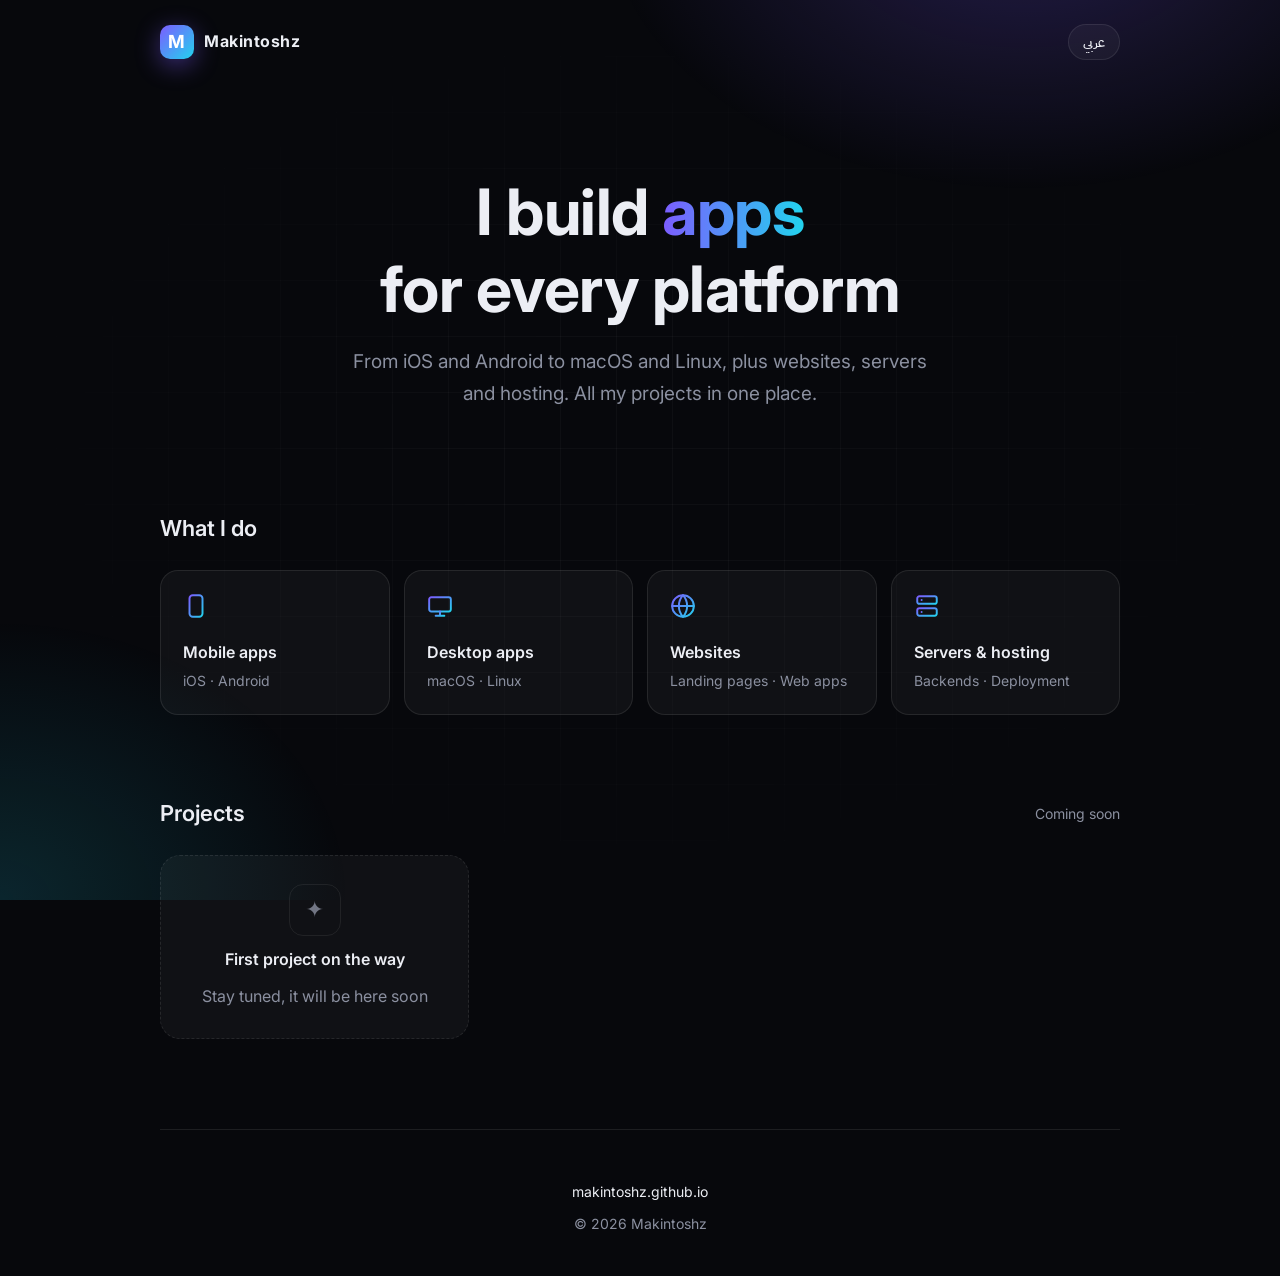
<file: index.html>
<!doctype html>
<html lang="en" dir="ltr">
  <head>
    <meta charset="UTF-8" />
    <meta name="viewport" content="width=device-width, initial-scale=1.0" />
    <title>Makintoshz</title>
    <meta
      name="description"
      content="Makintoshz builds apps for iOS, Android, macOS and Linux, plus websites, servers and hosting."
    />
    <meta property="og:title" content="Makintoshz" />
    <meta
      property="og:description"
      content="Apps for every platform, websites, servers and hosting."
    />
    <link
      rel="icon"
      href="data:image/svg+xml,%3Csvg xmlns='http://www.w3.org/2000/svg' viewBox='0 0 32 32'%3E%3Cdefs%3E%3ClinearGradient id='g' x1='0' y1='0' x2='1' y2='1'%3E%3Cstop offset='0' stop-color='%237c5cff'/%3E%3Cstop offset='1' stop-color='%2322d3ee'/%3E%3C/linearGradient%3E%3C/defs%3E%3Crect width='32' height='32' rx='8' fill='url(%23g)'/%3E%3Ctext x='16' y='22' font-family='Arial' font-weight='700' font-size='17' fill='white' text-anchor='middle'%3EM%3C/text%3E%3C/svg%3E"
    />
    <link rel="preconnect" href="https://fonts.googleapis.com" />
    <link
      href="https://fonts.googleapis.com/css2?family=Inter:wght@300;400;600;700&family=IBM+Plex+Sans+Arabic:wght@300;400;600;700&display=swap"
      rel="stylesheet"
    />
    <style>
      :root {
        --bg: #07080c;
        --card: rgba(255, 255, 255, 0.04);
        --line: rgba(255, 255, 255, 0.09);
        --text: #eceef4;
        --muted: #8b90a0;
        --a1: #7c5cff;
        --a2: #22d3ee;
      }
      * {
        box-sizing: border-box;
        margin: 0;
        padding: 0;
      }
      html {
        scroll-behavior: smooth;
      }
      body {
        font-family: "Inter", "IBM Plex Sans Arabic", system-ui, sans-serif;
        background: var(--bg);
        color: var(--text);
        min-height: 100vh;
        overflow-x: hidden;
        line-height: 1.7;
      }
      html[lang="ar"] body {
        font-family: "IBM Plex Sans Arabic", "Inter", system-ui, sans-serif;
      }
      .glow {
        position: fixed;
        inset: 0;
        pointer-events: none;
        z-index: 0;
        background:
          radial-gradient(
            600px 400px at 80% -10%,
            rgba(124, 92, 255, 0.25),
            transparent 70%
          ),
          radial-gradient(
            500px 400px at 0% 100%,
            rgba(34, 211, 238, 0.15),
            transparent 70%
          );
      }
      .grid {
        position: fixed;
        inset: 0;
        pointer-events: none;
        z-index: 0;
        background-image:
          linear-gradient(var(--line) 1px, transparent 1px),
          linear-gradient(90deg, var(--line) 1px, transparent 1px);
        background-size: 56px 56px;
        mask-image: radial-gradient(
          ellipse at center,
          #000 20%,
          transparent 75%
        );
        -webkit-mask-image: radial-gradient(
          ellipse at center,
          #000 20%,
          transparent 75%
        );
        opacity: 0.35;
      }
      .wrap {
        position: relative;
        z-index: 1;
        max-width: 1000px;
        margin: 0 auto;
        padding: 0 20px;
      }
      nav {
        display: flex;
        justify-content: space-between;
        align-items: center;
        padding: 24px 0;
        gap: 12px;
      }
      .logo {
        display: flex;
        align-items: center;
        gap: 10px;
        font-weight: 700;
        letter-spacing: 0.5px;
        direction: ltr;
        text-decoration: none;
        color: var(--text);
      }
      .logo-mark {
        width: 34px;
        height: 34px;
        border-radius: 10px;
        background: linear-gradient(135deg, var(--a1), var(--a2));
        display: grid;
        place-items: center;
        font-size: 18px;
        color: #fff;
        box-shadow: 0 6px 24px rgba(124, 92, 255, 0.45);
      }
      .nav-r {
        display: flex;
        gap: 10px;
        align-items: center;
      }
      .lang {
        font: inherit;
        font-size: 13px;
        font-weight: 600;
        cursor: pointer;
        color: var(--text);
        border: 1px solid var(--line);
        background: var(--card);
        padding: 6px 14px;
        border-radius: 999px;
        transition: 0.2s;
      }
      .lang:hover {
        border-color: var(--a1);
      }
      .hero {
        text-align: center;
        padding: 90px 0 60px;
      }
      .hero h1 {
        font-size: clamp(36px, 6.5vw, 64px);
        font-weight: 700;
        line-height: 1.2;
        margin-bottom: 18px;
        letter-spacing: -0.5px;
      }
      html[lang="ar"] .hero h1 {
        letter-spacing: 0;
      }
      .grad {
        background: linear-gradient(90deg, var(--a1), var(--a2));
        -webkit-background-clip: text;
        background-clip: text;
        color: transparent;
      }
      .hero p {
        color: var(--muted);
        font-size: clamp(16px, 2.2vw, 19px);
        max-width: 600px;
        margin: 0 auto;
      }
      section {
        padding: 40px 0;
      }
      .head {
        display: flex;
        align-items: center;
        justify-content: space-between;
        margin-bottom: 22px;
      }
      .head h2 {
        font-size: 22px;
        font-weight: 600;
      }
      .head span {
        color: var(--muted);
        font-size: 14px;
      }
      .what {
        display: grid;
        grid-template-columns: repeat(auto-fill, minmax(210px, 1fr));
        gap: 14px;
      }
      .w {
        border: 1px solid var(--line);
        background: var(--card);
        border-radius: 18px;
        padding: 22px;
        transition: 0.3s;
        backdrop-filter: blur(8px);
      }
      .w:hover {
        border-color: rgba(124, 92, 255, 0.45);
        transform: translateY(-3px);
      }
      .w svg {
        width: 26px;
        height: 26px;
        stroke: url(#sg);
        margin-bottom: 12px;
      }
      .w h3 {
        font-size: 16px;
        font-weight: 600;
        margin-bottom: 4px;
      }
      .w p {
        font-size: 14px;
        color: var(--muted);
        line-height: 1.6;
      }
      .cards {
        display: grid;
        grid-template-columns: repeat(auto-fill, minmax(260px, 1fr));
        gap: 16px;
      }
      .card {
        border: 1px dashed var(--line);
        border-radius: 20px;
        padding: 28px;
        background: var(--card);
        min-height: 170px;
        display: flex;
        flex-direction: column;
        justify-content: center;
        align-items: center;
        text-align: center;
        gap: 10px;
        color: var(--muted);
        transition: 0.3s;
        text-decoration: none;
      }
      .card:hover {
        border-color: rgba(124, 92, 255, 0.5);
        transform: translateY(-3px);
      }
      .card .ic {
        width: 52px;
        height: 52px;
        border-radius: 14px;
        border: 1px solid var(--line);
        display: grid;
        place-items: center;
        font-size: 22px;
        opacity: 0.8;
      }
      .card b {
        color: var(--text);
        font-weight: 600;
      }
      footer {
        text-align: center;
        color: var(--muted);
        font-size: 14px;
        padding: 50px 0 40px;
        border-top: 1px solid var(--line);
        margin-top: 50px;
      }
      footer a {
        color: var(--text);
        text-decoration: none;
        direction: ltr;
        display: inline-block;
      }
      .fade {
        opacity: 0;
        transform: translateY(16px);
        animation: up 0.8s ease forwards;
      }
      .d2 {
        animation-delay: 0.12s;
      }
      .d3 {
        animation-delay: 0.24s;
      }
      .d4 {
        animation-delay: 0.36s;
      }
      .d5 {
        animation-delay: 0.48s;
      }
      @keyframes up {
        to {
          opacity: 1;
          transform: none;
        }
      }
      @media (max-width: 520px) {
        .hero {
          padding: 60px 0 40px;
        }
      }
    </style>
  </head>
  <body>
    <svg width="0" height="0" style="position: absolute">
      <defs>
        <linearGradient id="sg" x1="0" y1="0" x2="1" y2="1">
          <stop offset="0" stop-color="#7c5cff" />
          <stop offset="1" stop-color="#22d3ee" />
        </linearGradient>
      </defs>
    </svg>
    <div class="glow"></div>
    <div class="grid"></div>
    <div class="wrap">
      <nav class="fade">
        <a class="logo" href="./"
          ><div class="logo-mark">M</div>
          Makintoshz</a
        >
        <div class="nav-r">
          <button class="lang" id="lang" aria-label="Switch language">
            عربي
          </button>
        </div>
      </nav>

      <header class="hero">
        <h1
          class="fade d2"
          data-en="I build <span class='grad'>apps</span><br>for every platform"
          data-ar="أبني <span class='grad'>تطبيقات</span><br>لكل المنصات"
        >
          I build <span class="grad">apps</span><br />for every platform
        </h1>
        <p
          class="fade d3"
          data-en="From iOS and Android to macOS and Linux, plus websites, servers and hosting. All my projects in one place."
          data-ar="من iOS و Android إلى macOS و Linux، والمواقع والسيرفرات والاستضافة. كل مشاريعي في مكان واحد."
        >
          From iOS and Android to macOS and Linux, plus websites, servers and
          hosting. All my projects in one place.
        </p>
      </header>

      <section class="fade d4">
        <div class="head">
          <h2 data-en="What I do" data-ar="شنو أسوي">What I do</h2>
        </div>
        <div class="what">
          <div class="w">
            <svg
              viewBox="0 0 24 24"
              fill="none"
              stroke-width="1.8"
              stroke-linecap="round"
              stroke-linejoin="round"
            >
              <rect x="6" y="2" width="12" height="20" rx="3" />
              <path d="M11 18h2" />
            </svg>
            <h3 data-en="Mobile apps" data-ar="تطبيقات الجوال">Mobile apps</h3>
            <p>iOS &middot; Android</p>
          </div>
          <div class="w">
            <svg
              viewBox="0 0 24 24"
              fill="none"
              stroke-width="1.8"
              stroke-linecap="round"
              stroke-linejoin="round"
            >
              <rect x="2" y="4" width="20" height="13" rx="2" />
              <path d="M8 21h8M12 17v4" />
            </svg>
            <h3 data-en="Desktop apps" data-ar="تطبيقات سطح المكتب">
              Desktop apps
            </h3>
            <p>macOS &middot; Linux</p>
          </div>
          <div class="w">
            <svg
              viewBox="0 0 24 24"
              fill="none"
              stroke-width="1.8"
              stroke-linecap="round"
              stroke-linejoin="round"
            >
              <circle cx="12" cy="12" r="10" />
              <path d="M2 12h20M12 2a15 15 0 0 1 0 20M12 2a15 15 0 0 0 0 20" />
            </svg>
            <h3 data-en="Websites" data-ar="المواقع">Websites</h3>
            <p
              data-en="Landing pages &middot; Web apps"
              data-ar="صفحات هبوط &middot; تطبيقات ويب"
            >
              Landing pages &middot; Web apps
            </p>
          </div>
          <div class="w">
            <svg
              viewBox="0 0 24 24"
              fill="none"
              stroke-width="1.8"
              stroke-linecap="round"
              stroke-linejoin="round"
            >
              <rect x="3" y="3" width="18" height="7" rx="2" />
              <rect x="3" y="14" width="18" height="7" rx="2" />
              <path d="M7 6.5h.01M7 17.5h.01" />
            </svg>
            <h3 data-en="Servers &amp; hosting" data-ar="السيرفرات والاستضافة">
              Servers &amp; hosting
            </h3>
            <p
              data-en="Backends &middot; Deployment"
              data-ar="باك إند &middot; نشر"
            >
              Backends &middot; Deployment
            </p>
          </div>
        </div>
      </section>

      <section class="fade d5">
        <div class="head">
          <h2 data-en="Projects" data-ar="المشاريع">Projects</h2>
          <span data-en="Coming soon" data-ar="قريباً">Coming soon</span>
        </div>
        <div class="cards" id="apps">
          <div class="card">
            <div class="ic">✦</div>
            <b data-en="First project on the way" data-ar="أول مشروع في الطريق"
              >First project on the way</b
            ><span
              data-en="Stay tuned, it will be here soon"
              data-ar="ترقّبوا، قريباً بيكون هنا"
              >Stay tuned, it will be here soon</span
            >
          </div>
        </div>
      </section>

      <footer>
        <a href="https://makintoshz.github.io">makintoshz.github.io</a>
        <div style="margin-top: 8px">
          &copy; <span id="y"></span> Makintoshz
        </div>
      </footer>
    </div>
    <script>
      document.getElementById("y").textContent = new Date().getFullYear();
      (function () {
        var btn = document.getElementById("lang");
        function set(l) {
          document.documentElement.lang = l;
          document.documentElement.dir = l === "ar" ? "rtl" : "ltr";
          document.querySelectorAll("[data-en]").forEach(function (el) {
            el.innerHTML = el.getAttribute("data-" + l);
          });
          btn.textContent = l === "ar" ? "English" : "عربي";
          try {
            localStorage.setItem("lang", l);
          } catch (e) {}
        }
        var saved = null;
        try {
          saved = localStorage.getItem("lang");
        } catch (e) {}
        set(
          saved ||
            ((navigator.language || "").indexOf("ar") === 0 ? "ar" : "en"),
        );
        btn.addEventListener("click", function () {
          set(document.documentElement.lang === "ar" ? "en" : "ar");
        });
      })();
    </script>
  </body>
</html>
</file>
